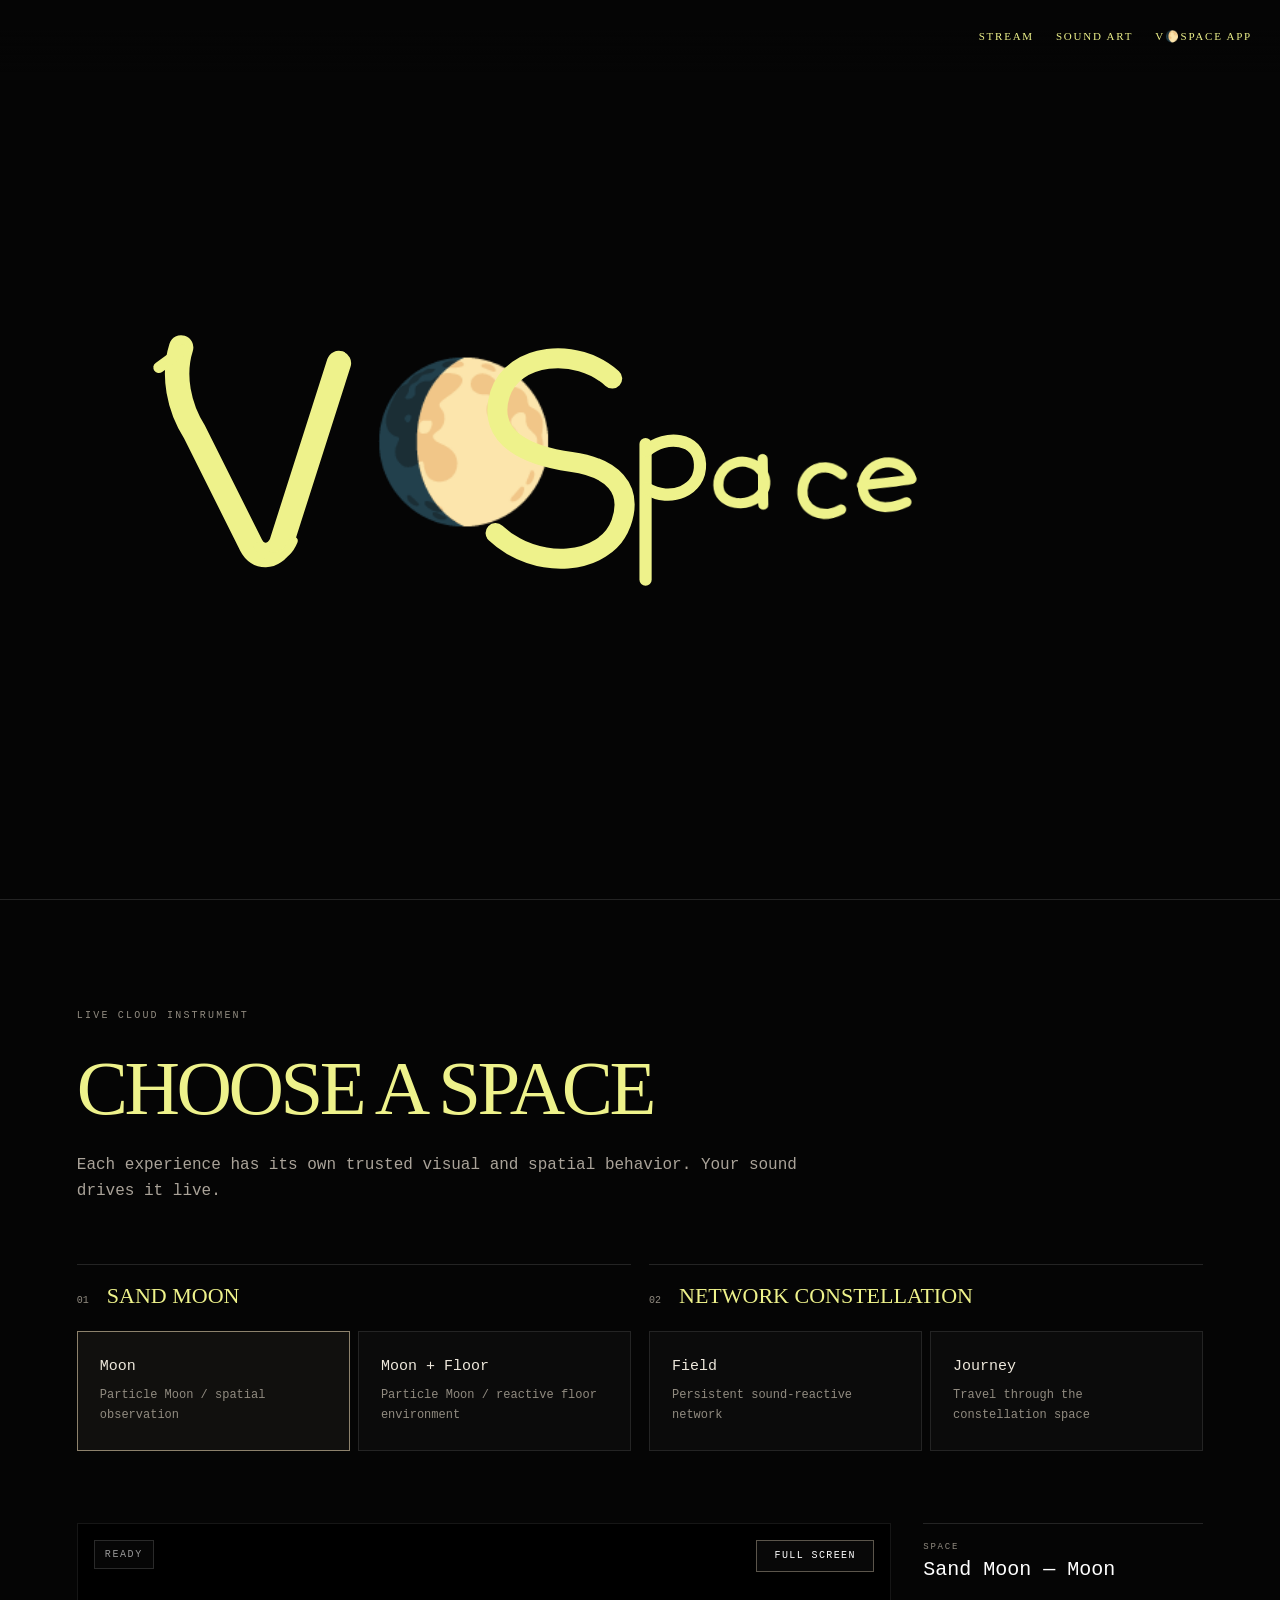
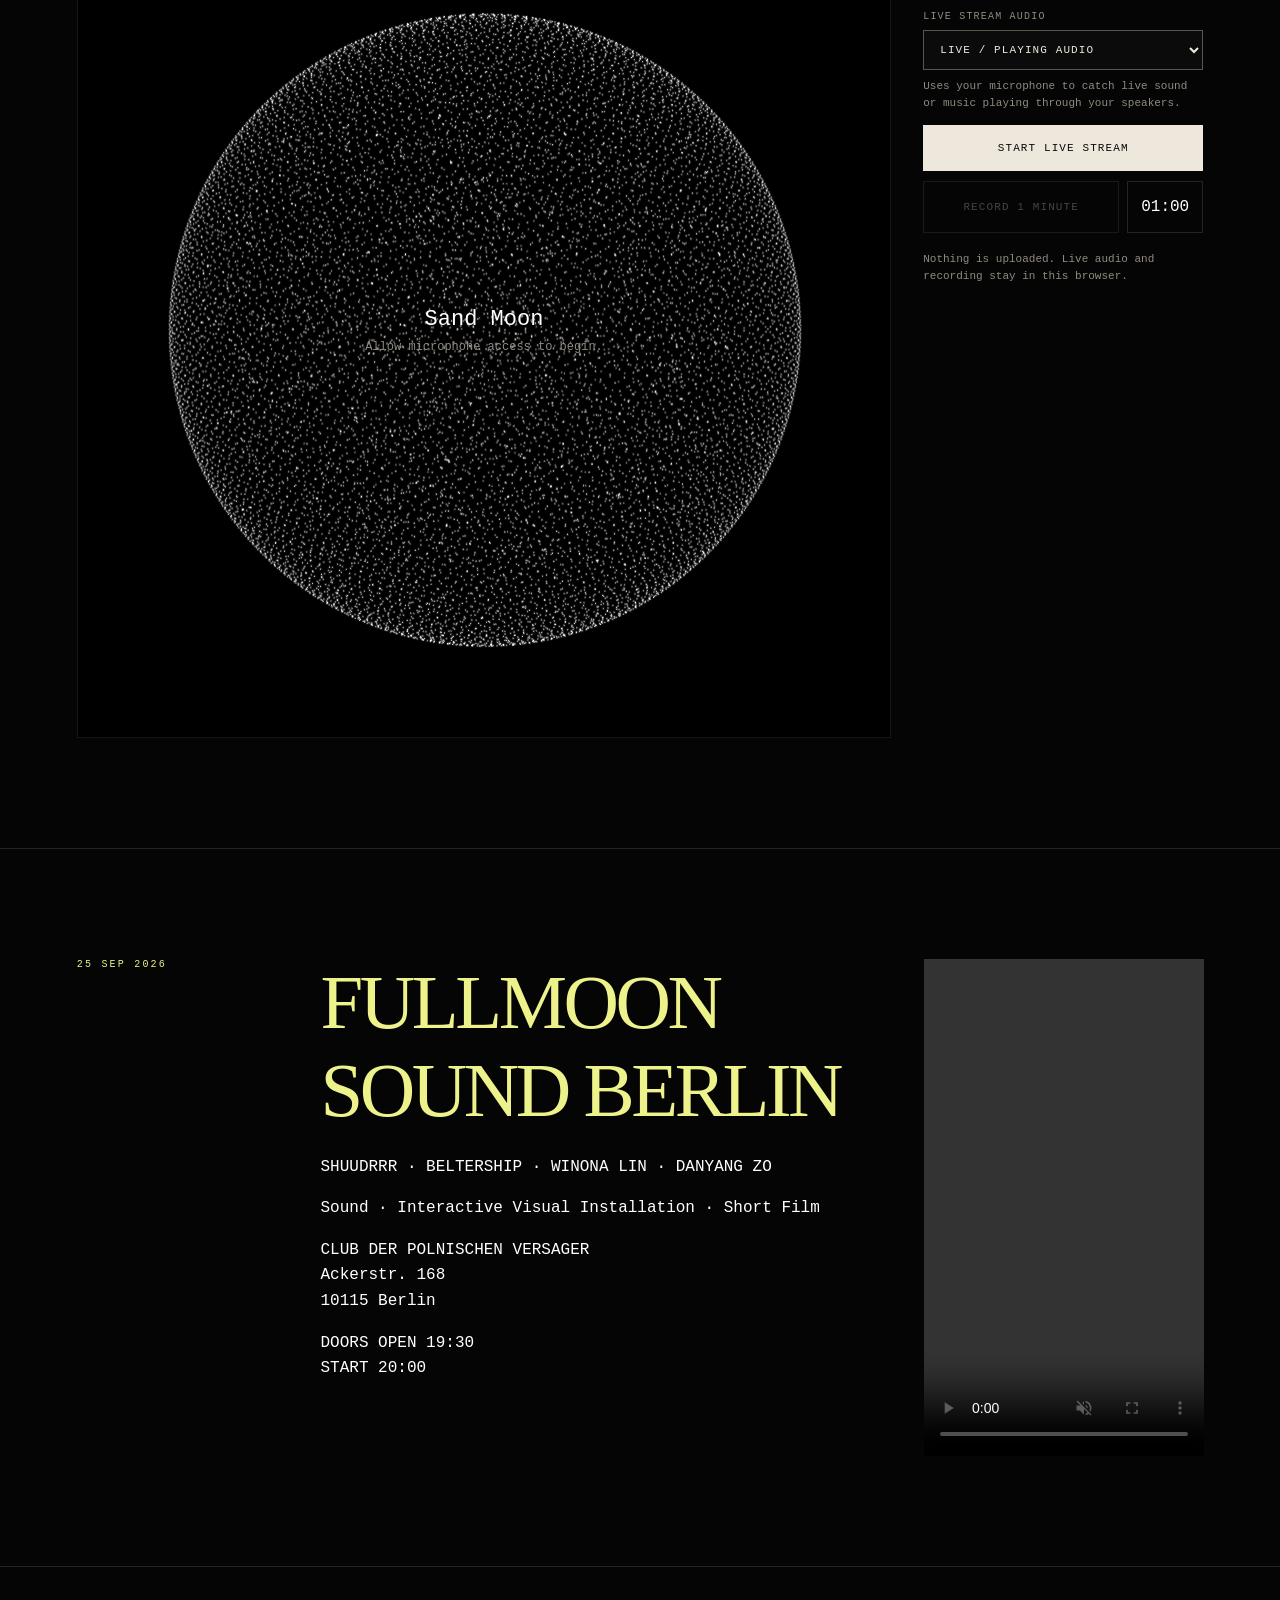
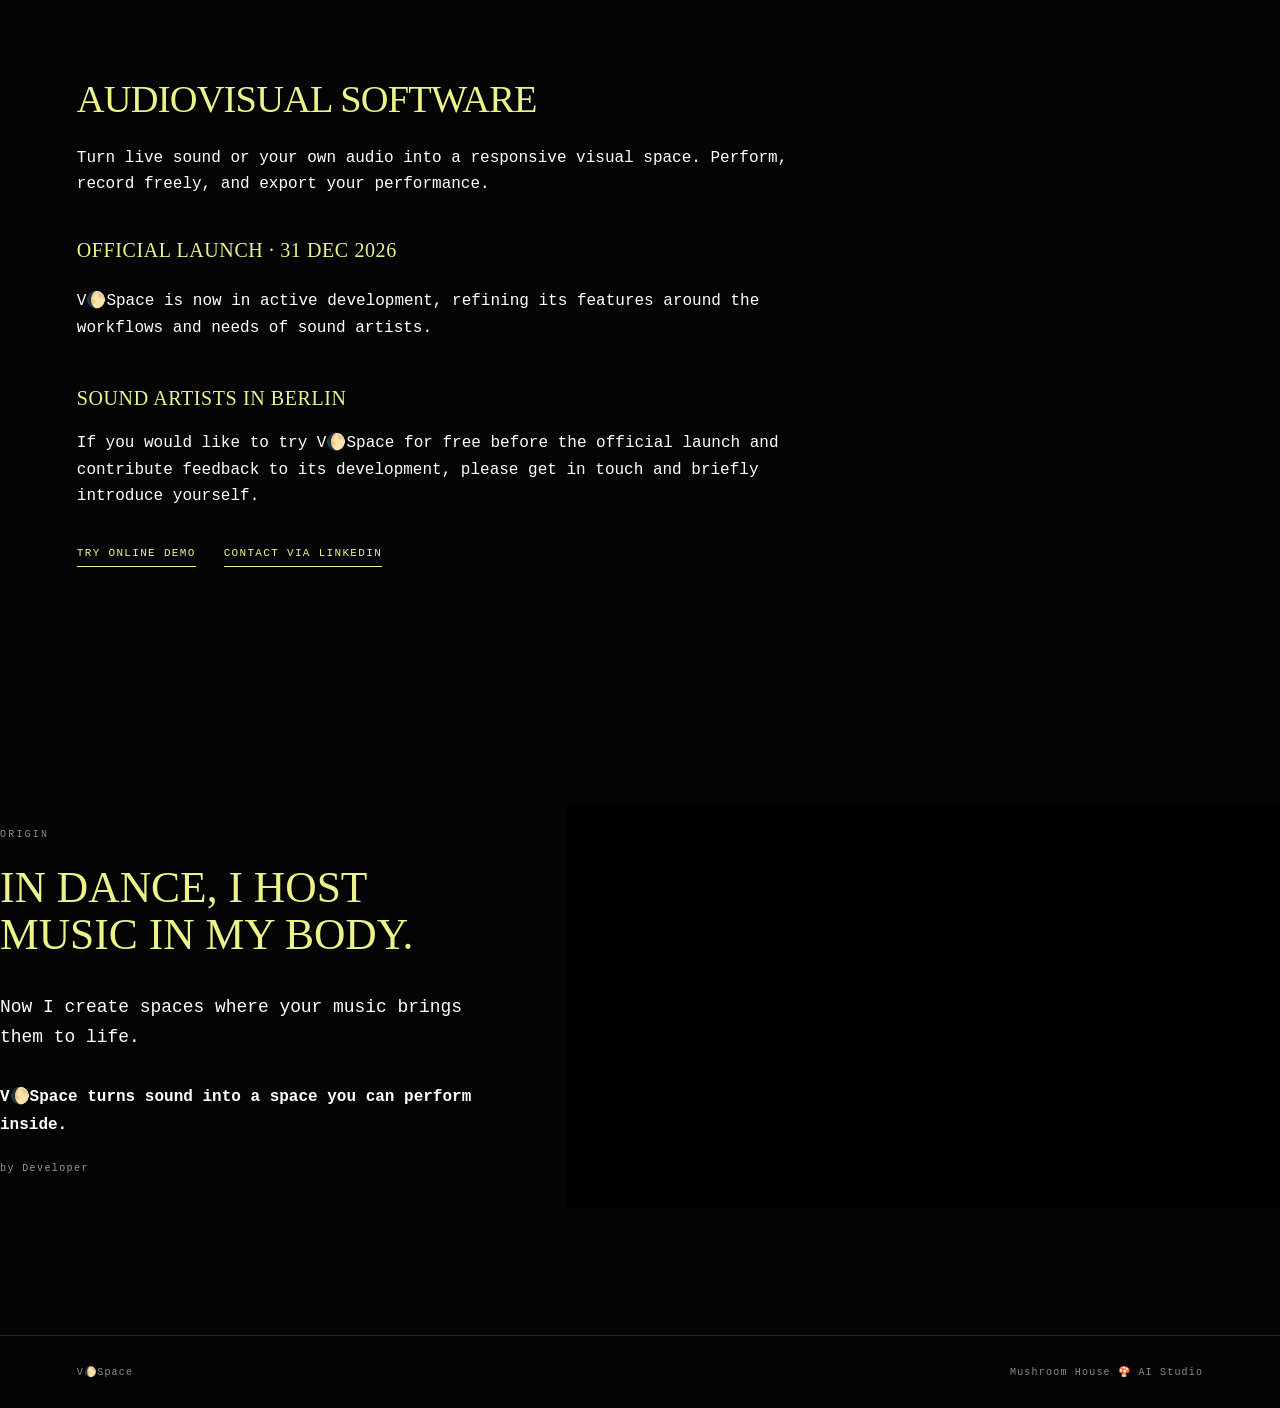
<file: index.html>
<!doctype html>
<html lang="en">
<head>
  <meta charset="utf-8">
  <meta name="viewport" content="width=device-width,initial-scale=1,viewport-fit=cover">
  <meta name="theme-color" content="#050505">
  <title>V🌔Space — Live Sound Space</title>
  <link rel="stylesheet" href="./styles.css?v=hero-header-1">
</head>
<body>
  <header class="site-header">
    <nav>
      <a href="#live">STREAM</a>
      <a href="#performance">SOUND ART</a>
      <a href="#about">V🌔SPACE APP</a>
    </nav>
  </header>

  <main id="top">
    <section class="hero">
      <h1 class="hero-wordmark" aria-label="V🌔Space">
<svg xmlns="http://www.w3.org/2000/svg"
     width="900" height="300" viewBox="0 0 900 300"
     id="piko_wordmark_rig" aria-hidden="true" focusable="false">
  <style>
    .rig-part {
      transform-box: fill-box;
      transform-origin: center;
    }
    .rig-vector {
      fill: var(--rig-fill, none);
      stroke: var(--rig-stroke, #EEF28B);
      stroke-linecap: round;
      stroke-linejoin: round;
    }
    .rig-symbol {
      fill: var(--rig-fill, currentColor);
      stroke: var(--rig-stroke, none);
    }
  </style>

  <!-- Transparent canvas: intentionally no background rect. -->

  <g id="V" class="rig-part" data-part="V"
     style="--rig-stroke:#EEF28B; --rig-fill:none;">
    <path class="rig-vector" d="M 82 58 C 74 83,80 112,94 134 L 145 236 C 151 248,165 248,172 235 L 224 72" stroke-width="22"/>
    <path class="rig-vector" d="M 84 60 L 62 76" stroke-width="10"/>
    <path class="rig-vector" d="M 151 237 C 160 251,176 249,183 232" stroke-width="8"/>
  </g>

  <g id="moon" class="rig-part" data-part="moon"
     style="--rig-fill:currentColor; --rig-stroke:none; color:initial;">
    <text class="rig-symbol" x="250" y="190"
          font-family="Apple Color Emoji, Apple Symbols, sans-serif"
          font-size="138" dominant-baseline="alphabetic">
      🌔
    </text>
  </g>

  <g id="S" class="rig-part" data-part="S"
     style="--rig-stroke:#EEF28B; --rig-fill:none;">
    <path class="rig-vector" d="M 470 86 C 438 57,381 63,369 100 C 356 141,397 156,433 161 C 470 166,489 185,478 216 C 464 255,401 259,365 225" stroke-width="18"/>
  </g>

  <g id="p" class="rig-part" data-part="p" transform="translate(500.00 145)"
     style="--rig-stroke:#EEF28B; --rig-fill:none;">
    <path class="rig-vector" d="M 0 0 L 0 122" stroke-width="11"/>
    <path class="rig-vector" d="M 1 6 C 18 -9,48 -6,49 18 C 50 42,22 53,1 40" stroke-width="11"/>
  </g>

  <g id="a" class="rig-part" data-part="a" transform="translate(567.00 155)"
     style="--rig-stroke:#EEF28B; --rig-fill:none;">
    <path class="rig-vector" d="M 0 28 C 0 7,28 0,39 16 C 49 32,33 47,15 44 C 5 42,0 36,0 28 M 40 5 L 40 46" stroke-width="9"/>
  </g>

  <g id="c" class="rig-part" data-part="c" transform="translate(632.00 155)"
     style="--rig-stroke:#EEF28B; --rig-fill:none;">
    <path class="rig-vector" d="M 34 13 C 17 1,0 11,0 29 C 0 47,19 54,35 44" stroke-width="9"/>
  </g>

  <g id="e" class="rig-part" data-part="e" transform="translate(693.00 155)"
     style="--rig-stroke:#EEF28B; --rig-fill:none;">
    <path class="rig-vector" d="M 0 29 C 21 26,38 24,45 22 C 39 3,9 2,2 23 C -4 43,16 56,41 43" stroke-width="9"/>
  </g>

  <metadata>
    reading=V🌔Space;
    moon_symbol=🌔;
    S_p_gap_em=0.06;
    p_a_gap_em=0.08;
    a_c_gap_em=0.07;
    c_e_gap_em=0.07;
    rig_parts=V,moon,S,p,a,c,e;
    canvas=transparent;
    status=programmable_rig_exact_geometry_not_locked
  </metadata>

  <!-- Moon phase motion: complete cycles, then hold on 🌔. -->
</svg>
      </h1>
    </section>

    <section id="live" class="live-section">
      <div class="section-heading">
        <p class="eyebrow">LIVE CLOUD INSTRUMENT</p>
        <h2>Choose a Space</h2>
        <p>Each experience has its own trusted visual and spatial behavior. Your sound drives it live.</p>
      </div>

      <div class="family-grid">
        <article class="family">
          <div class="family-title">
            <span>01</span>
            <h3>Sand Moon</h3>
          </div>
          <div class="experience-grid">
            <button class="experience-card selected" data-space="sand">
              <strong>Moon</strong>
              <span>Particle Moon / spatial observation</span>
            </button>
            <button class="experience-card" data-space="sand-floor">
              <strong>Moon + Floor</strong>
              <span>Particle Moon / reactive floor environment</span>
            </button>
          </div>
        </article>

        <article class="family">
          <div class="family-title">
            <span>02</span>
            <h3>Network Constellation</h3>
          </div>
          <div class="experience-grid">
            <button class="experience-card" data-space="network-field">
              <strong>Field</strong>
              <span>Persistent sound-reactive network</span>
            </button>
            <button class="experience-card" data-space="network-journey">
              <strong>Journey</strong>
              <span>Travel through the constellation space</span>
            </button>
          </div>
        </article>
      </div>

      <section class="instrument">
        <div class="stage-wrap">
          <canvas id="spaceCanvas" width="900" height="900" aria-label="V Space live stream"></canvas>
          <div id="stageMessage" class="stage-message">
            <strong id="spaceName">Sand Moon</strong>
            <span>Allow microphone access to begin.</span>
          </div>
          <button id="fullscreenButton" class="stage-fullscreen" type="button">FULL SCREEN</button>
          <div class="live-badge" id="liveBadge">READY</div>
        </div>

        <div class="instrument-panel">
          <div class="now-playing">
            <span>SPACE</span>
            <strong id="selectedLabel">Sand Moon — Moon</strong>
          </div>

          <div class="audio-source">
            <label for="audioSource">LIVE STREAM AUDIO</label>
            <select id="audioSource">
              <option value="microphone">LIVE / PLAYING AUDIO</option>
              <option value="file">AUDIO FILE</option>
            </select>
            <p id="audioSourceHelp" class="audio-source-help">Uses your microphone to catch live sound or music playing through your speakers.</p>
          </div>
          <div id="audioFileControls" class="audio-file-controls hidden">
            <label for="audioFileInput">CHOOSE AUDIO FILE</label>
            <input id="audioFileInput" type="file" accept="audio/*">
            <div id="filePlayback" class="file-playback hidden">
              <div class="audio-player">
                <button id="playPauseAudioButton" class="audio-player-toggle" type="button" aria-label="Play audio">▶</button>
                <span id="audioCurrentTime" class="audio-player-time">0:00</span>
                <input id="audioSeek" class="audio-player-seek" type="range" min="0" max="0" step="0.01" value="0" aria-label="Audio timeline">
                <span id="audioDuration" class="audio-player-time">0:00</span>
              </div>
            </div>
          </div>

          <button id="previewButton" class="primary">START LIVE STREAM</button>

          <div class="record-row">
            <button id="recordButton" disabled>RECORD 1 MINUTE</button>
            <span id="recordClock">01:00</span>
          </div>

          <div id="resultActions" class="result-actions hidden">
            <button id="downloadButton" type="button">DOWNLOAD MP4</button>
            <a id="downloadWebmButton" download>DOWNLOAD WEBM</a>
            <button id="shareButton">SHARE</button>
          </div>

          <p id="statusText" class="status">Nothing is uploaded. Live audio and recording stay in this browser.</p>
        </div>
      </section>
    </section>

    <section id="performance" class="performance-section">
      <p class="eyebrow">25 SEP 2026</p>
      <div class="performance-copy">
        <h2>FULLMOON SOUND BERLIN</h2>

        <p class="performance-artists">SHUUDRRR · BELTERSHIP · WINONA LIN · DANYANG ZO</p>

        <p>Sound · Interactive Visual Installation · Short Film</p>

        <p>
          CLUB DER POLNISCHEN VERSAGER<br>
          Ackerstr. 168<br>
          10115 Berlin
        </p>

        <p class="performance-time">
          DOORS OPEN 19:30<br>
          START 20:00
        </p>
      </div>

      <div class="performance-media">
        <video
          src="./assets/fullmoon_sound_berlin_reel.mp4"
          playsinline
          muted
          loop
          autoplay
          controls
          preload="metadata"
          aria-label="FULLMOON SOUND BERLIN — Sand Moon motion artwork">
        </video>
      </div>
    </section>

    <section id="about" class="about-section app-launch-section">
  <div class="app-launch-info">
    <h2 class="app-info-heading">AUDIOVISUAL SOFTWARE</h2>

    <p class="app-launch-description">
      Turn live sound or your own audio into a responsive visual space.
      Perform, record freely, and export your performance.
    </p>

    <h3 class="app-launch-date">OFFICIAL LAUNCH · 31 DEC 2026</h3>

    <p>
      V🌔Space is now in active development, refining its features around
      the workflows and needs of sound artists.
    </p>

    <h3 class="app-testing-heading">SOUND ARTISTS IN BERLIN</h3>

    <p>
      If you would like to try V🌔Space for free before the official launch
      and contribute feedback to its development, please get in touch and
      briefly introduce yourself.
    </p>

    <div class="app-launch-actions">
      <a href="#live">TRY ONLINE DEMO</a>
      <a href="https://www.linkedin.com/in/dany-gr%C3%BCnewald-20bb3a3b8/"
         target="_blank"
         rel="noopener noreferrer">CONTACT VIA LINKEDIN</a>
    </div>
  </div>
</section>

    <section id="origin" class="origin-section">
      <div class="origin-copy">
        <p class="eyebrow">ORIGIN</p>

        <h2>IN DANCE, I HOST MUSIC IN MY BODY.</h2>

        <p class="origin-statement">
          Now I create spaces where your music brings them to life.
        </p>

        <p class="origin-vspace">
          <strong>V🌔Space turns sound into a space you can perform inside.</strong>
        </p>

        <p class="origin-credit">by Developer</p>
      </div>

      <div class="origin-film">
        <iframe
          src="https://www.youtube-nocookie.com/embed/PKPSrkOS5Go?si=RZa2S6bv2rFKWVk9"
          title="Developer — dance and V Space"
          loading="lazy"
          frameborder="0"
          allow="accelerometer; autoplay; clipboard-write; encrypted-media; gyroscope; picture-in-picture; web-share"
          referrerpolicy="strict-origin-when-cross-origin"
          allowfullscreen>
        </iframe>
      </div>
    </section>
  </main>

  <footer>
    <span>V🌔Space</span>
    <span>Mushroom House 🍄 AI Studio</span>
  </footer>

  <script src="./site-sound.js"></script>
  <script src="./hero-animation.js"></script>
  <script src="./vspace-runtime.js"></script>
  <script src="./app.js"></script>
</body>
</html>
</file>
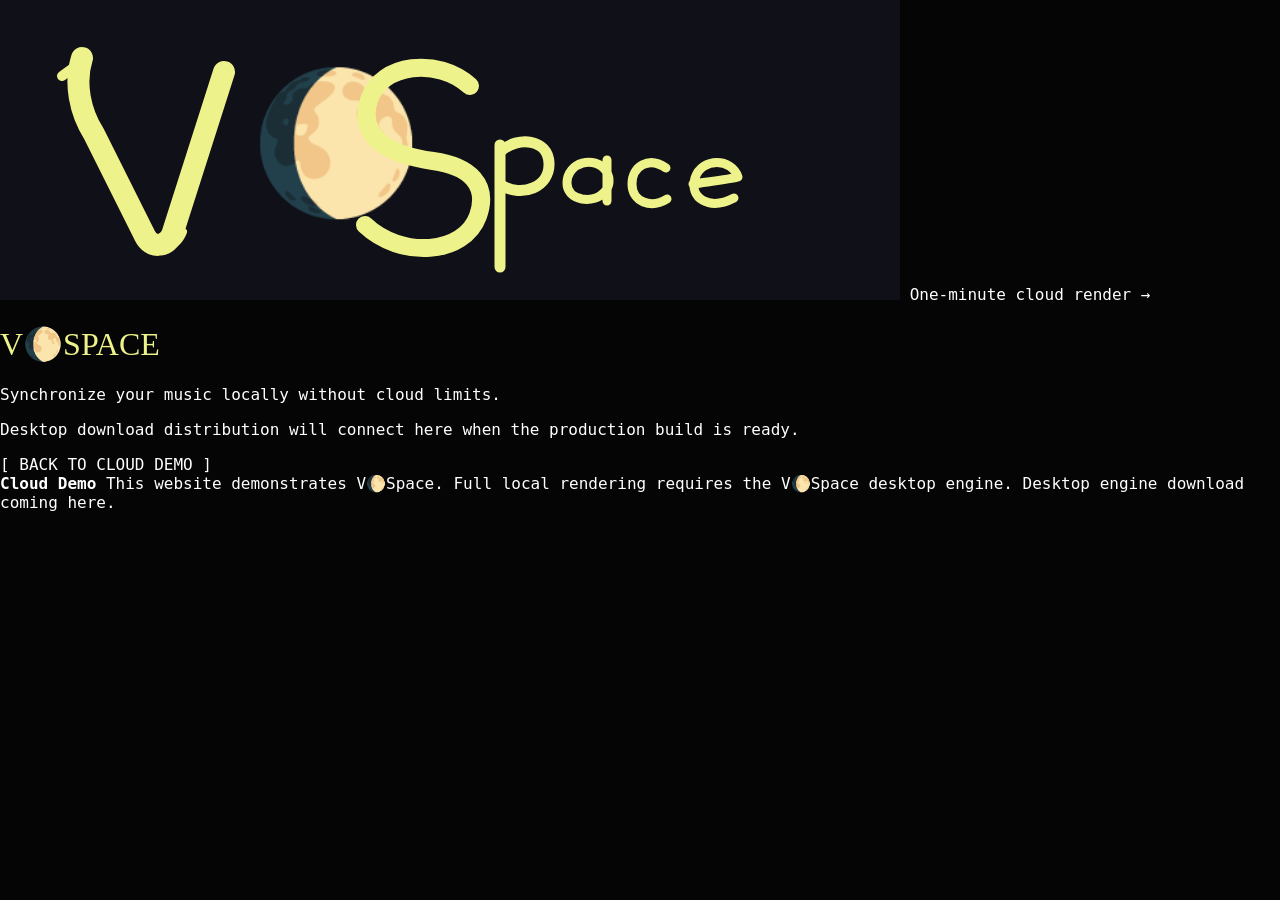
<file: download.html>
<!doctype html>
<html lang="en">
<head>
  <meta charset="utf-8" />
  <meta name="viewport" content="width=device-width,initial-scale=1,viewport-fit=cover" />
  <title>Download V🌔Space</title>
  <link rel="stylesheet" href="/styles.css" />
</head>
<body class="download-page">
  <header class="topbar">
    <a class="logo-link" href="/" aria-label="V Space home">
      <img src="/vspace_mark.svg" alt="V🌔Space" />
    </a>
    <a class="local-link" href="/">One-minute cloud render →</a>
  </header>

  <main class="download-main">
    <div>
      <h1>V🌔SPACE</h1>
      <p>Synchronize your music locally without cloud limits.</p>
      <p class="muted">Desktop download distribution will connect here when the production build is ready.</p>
      <a class="primary-button" href="/">[ BACK TO CLOUD DEMO ]</a>
    </div>
  </main>

  <aside class="cloud-notice">
    <strong>Cloud Demo</strong>
    <span>This website demonstrates V🌔Space. Full local rendering requires the V🌔Space desktop engine.</span>
    <span>Desktop engine download coming here.</span>
  </aside>
</body>
</html>
</file>
<file: styles.css>
:root{
  --bg:#050505;--panel:#0b0b0b;--line:#242424;--text:#eee8dc;--muted:#918b80;
  --soft:#151515;--accent:#d8c59a
}
*{box-sizing:border-box}
html{scroll-behavior:smooth}
body{margin:0;background:var(--bg);color:var(--text);font-family:Arial,Helvetica,sans-serif}
a{color:inherit;text-decoration:none}
button{font:inherit}
.site-header{height:72px;padding:14px 28px;display:flex;align-items:center;justify-content:space-between;position:fixed;top:0;left:0;right:0;z-index:20;background:linear-gradient(#050505 40%,transparent);pointer-events:none}
.site-header>*{pointer-events:auto}
.brand img{height:42px;width:auto;display:block}
nav{display:flex;gap:22px;font-size:11px;letter-spacing:.16em;text-transform:uppercase;color:#EEF28B}
.hero{min-height:100svh;display:flex;flex-direction:column;justify-content:center;padding:100px max(7vw,28px);border-bottom:1px solid var(--line)}
.eyebrow{font-size:10px;letter-spacing:.22em;color:var(--muted);margin:0 0 24px}
/* The inline native SVG retains its 900:300 viewBox and exact rig geometry. */
.hero{overflow:hidden}
.hero .hero-wordmark{width:min(100%,1000px);margin:0;line-height:0}
.hero-wordmark svg{display:block;width:100%;height:auto;overflow:visible}
.hero-wordmark .hero-arrival{transform-box:fill-box;transform-origin:center}
.hero-copy{font-size:clamp(18px,2.2vw,30px);max-width:580px;margin:34px 0 56px;color:#c8c1b6}
.hero-action{font-size:12px;letter-spacing:.16em;border-bottom:1px solid #706b62;padding-bottom:8px;width:max-content}
.live-section,.performance-section,.about-section{padding:110px max(6vw,24px)}
.section-heading{max-width:760px;margin-bottom:60px}
.section-heading h2,.performance-copy h2,.about-grid h2{font-size:clamp(38px,6vw,82px);font-weight:400;letter-spacing:-.045em;margin:0 0 20px}
.section-heading>p:last-child,.performance-copy p,.about-grid p{color:#aaa399;line-height:1.6;font-size:16px}
.family-grid{display:grid;grid-template-columns:1fr 1fr;gap:18px;margin-bottom:72px}
.family{border-top:1px solid var(--line);padding-top:18px}
.family-title{display:flex;gap:18px;align-items:baseline;margin-bottom:22px}
.family-title span{font-size:10px;color:var(--muted)}
.family-title h3{font-size:22px;font-weight:400;margin:0}
.experience-grid{display:grid;grid-template-columns:1fr 1fr;gap:8px}
.experience-card{appearance:none;text-align:left;border:1px solid var(--line);background:var(--panel);color:var(--text);padding:22px;min-height:120px;cursor:pointer;transition:.2s}
.experience-card:hover,.experience-card.selected{border-color:#8d826c;background:#11100e}
.experience-card strong{display:block;font-size:15px;margin-bottom:10px;font-weight:500}
.experience-card span{color:var(--muted);font-size:12px;line-height:1.45}
.instrument{display:grid;grid-template-columns:minmax(0,1.5fr) minmax(280px,.5fr);gap:32px;align-items:start}
.stage-wrap{position:relative;width:100%;aspect-ratio:1;background:#000;border:1px solid #161616;overflow:hidden}
#spaceCanvas{display:block;width:100%;height:100%;background:#000}
.stage-message{position:absolute;inset:0;display:flex;flex-direction:column;align-items:center;justify-content:center;gap:8px;pointer-events:none;text-align:center}
.stage-message strong{font-size:22px;font-weight:400}
.stage-message span{font-size:12px;color:var(--muted)}
.stage-message.hidden{display:none}
.live-badge{position:absolute;top:16px;right:16px;font-size:10px;letter-spacing:.16em;color:#999;background:#090909aa;border:1px solid #2a2a2a;padding:8px 10px}
.instrument-panel{position:sticky;top:96px;border-top:1px solid var(--line);padding-top:18px}
.now-playing{display:flex;flex-direction:column;gap:6px;margin-bottom:30px}
.now-playing span{font-size:9px;letter-spacing:.2em;color:var(--muted)}
.now-playing strong{font-weight:400;font-size:20px}
.primary,#fullscreenButton,.record-row button,.result-actions a,.result-actions button{width:100%;border:1px solid #5b554b;background:transparent;color:var(--text);padding:16px 14px;cursor:pointer;letter-spacing:.1em;font-size:11px}
.primary{background:var(--text);color:#090909;border-color:var(--text);margin-bottom:10px}
#fullscreenButton{margin-bottom:10px}
.stage-wrap:fullscreen{
  width:100vw;
  height:100vh;
  aspect-ratio:auto;
  border:0;
  background:#000;
}
.stage-wrap:fullscreen #spaceCanvas{
  width:100%;
  height:100%;
  object-fit:contain;
}
button:disabled{opacity:.28;cursor:not-allowed}
.record-row{display:grid;grid-template-columns:1fr auto;gap:8px}
.record-row span{border:1px solid var(--line);padding:16px 13px;min-width:65px;text-align:center;font-variant-numeric:tabular-nums}
.result-actions{display:grid;grid-template-columns:1fr 1fr;gap:8px;margin-top:8px}
.result-actions.hidden{display:none}
.status{font-size:11px;line-height:1.55;color:var(--muted);margin-top:18px}
.performance-section{border-top:1px solid var(--line);display:grid;grid-template-columns:1fr 2fr;gap:60px}
.performance-copy{max-width:760px}
.performance-copy .muted{color:#726e67}
.about-section{border-top:1px solid var(--line)}
.about-grid{display:grid;grid-template-columns:1fr 1fr;gap:50px}
.about-grid p{max-width:580px}
footer{border-top:1px solid var(--line);padding:30px max(6vw,24px);display:flex;justify-content:space-between;font-size:10px;letter-spacing:.12em;color:var(--muted)}
@media(max-width:820px){
  .family-grid,.instrument,.performance-section,.about-grid{grid-template-columns:1fr}
  .experience-grid{grid-template-columns:1fr 1fr}
  .instrument-panel{position:static}
  nav{display:none}
  .live-section,.performance-section,.about-section{padding-top:78px;padding-bottom:78px}
}
@media(max-width:520px){
  .site-header{padding-left:18px;padding-right:18px}
  .hero{padding-left:20px;padding-right:20px}
  .live-section,.performance-section,.about-section{padding-left:18px;padding-right:18px}
  .experience-grid{grid-template-columns:1fr}
  .family-grid{gap:38px}
}

.audio-source,.audio-file-controls{margin-bottom:14px}
.audio-source label,.audio-file-controls label{display:block;font-size:10px;letter-spacing:.12em;color:var(--muted);margin-bottom:8px}
.audio-source select{width:100%;padding:12px;background:var(--panel);color:var(--text);border:1px solid #5b554b;font:inherit;font-size:11px;letter-spacing:.1em}
#audioFileInput{display:block;width:100%;min-width:0;color:var(--muted);font-size:11px}
#audioFileInput::file-selector-button{padding:12px;border:1px solid #5b554b;background:transparent;color:var(--text);font:inherit;font-size:11px;cursor:pointer}
.audio-player{display:grid;grid-template-columns:36px auto 1fr auto;align-items:center;gap:10px;margin-top:14px}
.audio-player-toggle{width:36px;height:36px;padding:0;border:1px solid #5b554b;background:transparent;color:var(--text);font:inherit;font-size:14px;line-height:1;cursor:pointer}
.audio-player-toggle:disabled{opacity:.35;cursor:default}
.audio-player-time{font-size:10px;color:var(--muted);font-variant-numeric:tabular-nums;min-width:32px}
.audio-player-seek{width:100%;min-width:0;cursor:pointer;accent-color:var(--text)}
.audio-player-seek:disabled{opacity:.35;cursor:default}
.audio-file-controls.hidden,.file-playback.hidden,#previewButton.hidden{display:none}

.audio-source-help{
  margin:8px 0 0;
  color:var(--muted);
  font-size:11px;
  line-height:1.5;
}

/* Performance template typography */
#performance .performance-copy h2{
  font-family:"Academy Engraved LET",serif;
  font-weight:400;
  color:#ffff00;
}

#performance .performance-copy p{
  font-family:"Andale Mono",monospace;
  font-weight:400;
  color:#ffffff;
}

#performance .performance-copy p.muted{
  color:#ffffff;
}

/* MP4 is the primary export; the original WebM remains directly downloadable. */
.result-actions #downloadButton{grid-column:1 / -1;background:var(--text);color:#090909;border-color:var(--text)}

/* Global V🌔Space typography system */
body{
  font-family:"Andale Mono",monospace;
  color:#ffffff;
}

h1,h2,h3,h4,h5,h6{
  font-family:"Academy Engraved LET",serif;
  font-weight:400;
  color:#EEF28B;
  text-transform:uppercase;
}

p{
  font-family:"Andale Mono",monospace;
  color:#ffffff;
}

.muted{
  color:#ffffff;
}


/* Hero intro -> permanent corner wordmark */
.site-header{
  justify-content:flex-end;
}

.hero{
  position:relative;
  align-items:flex-start;
  transition:
    min-height .65s ease,
    height .65s ease,
    padding .65s ease,
    border-color .4s ease;
}

.hero.hero-docking,
.hero.hero-complete{
  overflow:visible;
}

.hero-wordmark{
  position:relative;
  z-index:30;
  transform-origin:top left;
}

.hero-wordmark.hero-wordmark--docked{
  position:fixed;
  top:14px;
  left:28px;
  width:145px;
  margin:0;
  z-index:30;
}

.hero.hero-complete{
  min-height:0;
  height:0;
  padding-top:0;
  padding-bottom:0;
  border-bottom-color:transparent;
}

@media(max-width:520px){
  .hero-wordmark.hero-wordmark--docked{
    left:18px;
    width:132px;
  }
}

/* Header navigation matches the V🌔Space SVG lettering */
.site-header nav a{
  color:#EEF28B;
  text-transform:uppercase;
}

/* Header navigation uses the display typeface and SVG letter color */
.site-header nav a{
  font-family:"Academy Engraved LET",serif;
  font-weight:400;
  color:#EEF28B;
  text-transform:uppercase;
}

/* Performance event typography */
#performance .eyebrow,
#performance .performance-copy h2{
  color:#EEF28B;
}

#performance .performance-copy p,
#performance .performance-copy p.muted{
  font-family:"Andale Mono",monospace;
  color:#FFFFFF;
}


/* V🌔Space local software launch */
.app-launch-section{
  display:grid;
  grid-template-columns:minmax(140px,220px) minmax(0,720px);
  gap:clamp(50px,8vw,140px);
  align-items:start;
}

.app-launch-mark img{
  display:block;
  width:180px;
  max-width:100%;
  height:auto;
}

.app-launch-info{
  max-width:720px;
}

.app-launch-info p{
  font-family:"Andale Mono",monospace;
  color:#FFFFFF;
}

.app-launch-kind{
  margin:0 0 28px;
  font-size:14px;
  letter-spacing:.12em;
}

.app-launch-description{
  margin:0 0 38px;
  font-size:18px;
  line-height:1.7;
}

.app-launch-date{
  margin:0;
  color:#EEF28B !important;
  font-size:12px;
  letter-spacing:.16em;
}

@media(max-width:820px){
  .app-launch-section{
    grid-template-columns:1fr;
    gap:38px;
  }

  .app-launch-mark img{
    width:150px;
  }
}


/* V🌔Space software information + artist testing */
.app-launch-section{
  display:grid;
  grid-template-columns:130px minmax(0,720px);
  gap:clamp(42px,7vw,110px);
  align-items:start;
}

.app-launch-mark img{
  display:block;
  width:100px;
  max-width:100%;
  height:auto;
}

.app-launch-info{
  max-width:720px;
}

.app-launch-info p{
  font-family:"Andale Mono",monospace;
  color:#FFFFFF;
  line-height:1.65;
  font-size:16px;
}

.app-info-heading,
.app-launch-date,
.app-testing-heading{
  font-family:"Academy Engraved LET",serif;
  font-weight:400;
  color:#EEF28B;
  text-transform:uppercase;
}

.app-info-heading{
  font-size:clamp(26px,3vw,40px);
  letter-spacing:-.02em;
  margin:0 0 24px;
}

.app-launch-description{
  margin:0 0 42px;
}

.app-launch-date{
  font-size:20px;
  letter-spacing:.03em;
  margin:0 0 26px;
}

.app-testing-heading{
  font-size:20px;
  letter-spacing:.03em;
  margin:46px 0 20px;
}

.app-launch-actions{
  display:flex;
  flex-wrap:wrap;
  gap:14px 28px;
  margin-top:38px;
}

.app-launch-actions a{
  font-family:"Andale Mono",monospace;
  color:#EEF28B;
  font-size:11px;
  letter-spacing:.12em;
  text-decoration:none;
  border-bottom:1px solid #EEF28B;
  padding-bottom:7px;
}

@media(max-width:820px){
  .app-launch-section{
    grid-template-columns:1fr;
    gap:32px;
  }

  .app-launch-mark img{
    width:90px;
  }
}


/* App section: information only, no logo column */
.app-launch-section{
  display:block;
}

.app-launch-info{
  max-width:720px;
}


/* SOUND ART — event information + motion artwork */
#performance.performance-section{
  grid-template-columns:minmax(90px,.45fr) minmax(420px,1.35fr) minmax(260px,.7fr);
  gap:clamp(36px,5vw,80px);
  align-items:start;
}

.performance-media{
  width:100%;
  max-width:360px;
  justify-self:end;
}

.performance-media video{
  display:block;
  width:100%;
  aspect-ratio:9 / 16;
  object-fit:cover;
  background:#000;
}

@media(max-width:1000px){
  #performance.performance-section{
    grid-template-columns:110px minmax(0,1fr);
  }

  .performance-media{
    grid-column:2;
    justify-self:start;
    width:min(100%,360px);
  }
}

@media(max-width:820px){
  #performance.performance-section{
    grid-template-columns:1fr;
  }

  .performance-media{
    grid-column:auto;
    justify-self:start;
    width:min(82vw,360px);
  }
}


/* Fullscreen is a stream-frame utility, not a primary action */
.stage-fullscreen{
  position:absolute;
  top:16px;
  right:16px;
  z-index:6;
  width:auto;
  margin:0;
  padding:8px 10px;
  border:1px solid #2a2a2a;
  background:#090909cc;
  color:#b8b2a8;
  font:inherit;
  font-size:9px;
  letter-spacing:.14em;
  cursor:pointer;
}

.stage-fullscreen:hover{
  color:#FFFFFF;
  border-color:#66615a;
}

/* Leave room for both utility controls in the upper-right. */
.live-badge{
  top:52px;
}

/* Stream-frame utility positions */
#fullscreenButton.stage-fullscreen{
  position:absolute;
  top:16px;
  right:16px;
  left:auto;
  z-index:20;
  width:auto;
  min-width:118px;
  margin:0;
  padding:10px 14px;
  border:1px solid #5b554b;
  background:#090909e8;
  color:#FFFFFF;
  font-family:"Andale Mono",monospace;
  font-size:10px;
  letter-spacing:.14em;
  line-height:1;
}

.stage-wrap .live-badge{
  top:16px;
  left:16px;
  right:auto;
  z-index:10;
}


/* Connect the artist's dance practice to the origin of V Space. */
.origin-section{
  display:grid;
  grid-template-columns:minmax(280px,.8fr) minmax(420px,1.2fr);
  gap:clamp(48px,7vw,110px);
  align-items:center;
  padding:clamp(80px,10vw,150px) 0;
}

.origin-copy{
  max-width:560px;
}

.origin-copy h2{
  margin:18px 0 34px;
  font-size:clamp(28px,3.4vw,52px);
  line-height:1.08;
}

.origin-statement{
  font-size:clamp(15px,1.4vw,19px);
  line-height:1.7;
  margin-bottom:32px;
}

.origin-vspace{
  line-height:1.7;
  margin-bottom:24px;
}

.origin-credit{
  font-size:10px;
  letter-spacing:.14em;
  color:#999;
}

.origin-film{
  width:100%;
}

.origin-film iframe{
  display:block;
  width:100%;
  aspect-ratio:16 / 9;
  border:0;
  background:#000;
}

@media(max-width:820px){
  .origin-section{
    grid-template-columns:1fr;
    gap:40px;
  }

  .origin-film{
    order:2;
  }
}


/* Mobile fallback when the browser does not allow element fullscreen. */
body.vspace-pseudo-fullscreen{
  overflow:hidden;
}

.stage-wrap.stage-wrap--pseudo-fullscreen{
  position:fixed;
  inset:0;
  z-index:9999;
  width:100vw;
  height:100vh;
  height:100dvh;
  max-width:none;
  aspect-ratio:auto;
  border:0;
  background:#000;
}

.stage-wrap.stage-wrap--pseudo-fullscreen #spaceCanvas{
  width:100%;
  height:100%;
}
</file>
